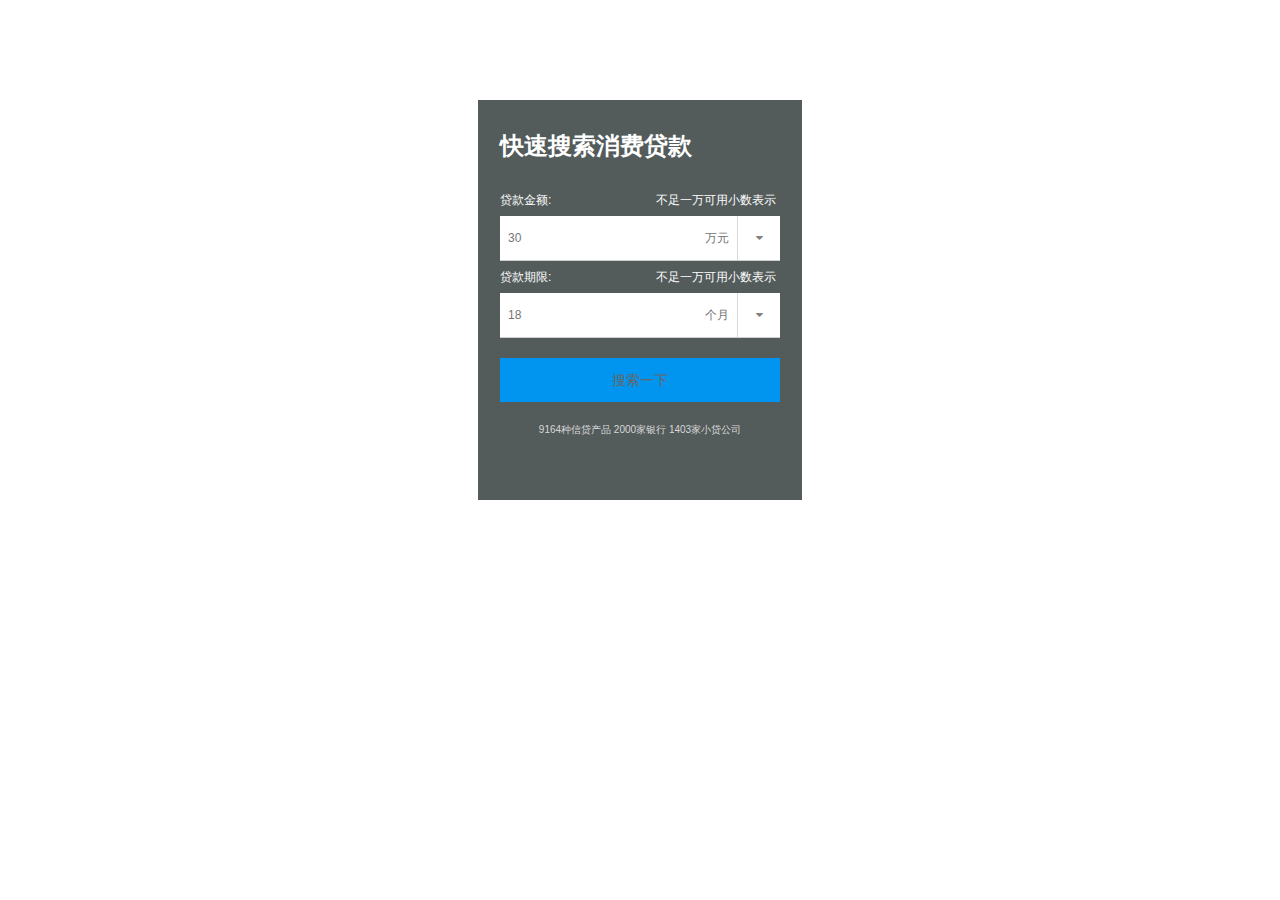
<file: good/index.html>
<!DOCTYPE html>
<html lang="en">
<head>
    <meta charset="UTF-8">
    <title>Title</title>
    <meta http-equiv="X-UA-Compatible" content="IE=edge,chrome=1"/>
    <meta name="viewport"
          content="width=device-width, initial-scale=1.0, minimum-scale=1.0, maximum-scale=1.0, user-scalable=no"/>
    <meta name="format-detection" content="telephone=no, email=no"/>
    <meta name="apple-mobile-web-app-capable" content="yes"/>
    <meta name="apple-mobile-web-app-status-bar-style" content="black"/>
    <link rel="stylesheet" href="css/font-awesome/css/font-awesome.min.css">
    <link rel="stylesheet" href="css/index.css">
    <link rel="stylesheet" href="css/base.css">
    <script src="js/jquery-3.1.1.js"></script>
    <script src="js/index.js"></script>

</head>
<body>
<div class="box">
    <h1>快速搜索消费贷款</h1>
    <ul class="clearFix">
        <li class="clearFix">
            <p class="clearFix"><span>贷款金额:</span><span>不足一万可用小数表示</span></p>
            <div class="clearFix input">
                <div class="clearFix">
                    <span id="change">30</span>
                    <span>万元</span>
                </div>
                <div id="down1">
                    <span class="fa fa-caret-down" id="icon"></span>
                </div>

            </div>
            <div class="select" id="select1">
                <ul>
                    <li><span>5</span>万元</li>
                    <li><span>10</span>万元</li>
                    <li><span>15</span>万元</li>
                    <li><span>20</span>万元</li>
                    <li><span>25</span>万元</li>
                    <li><span>30</span>万元</li>
                </ul>
            </div>
        </li>
        <li class="clearFix">
            <p class="clearFix"><span>贷款期限:</span><span>不足一万可用小数表示</span></p>
            <div class="clearFix input">
                <div class="clearFix">
                    <span id="change2">18</span>
                    <span id="change3">个月</span>
                </div>
                <div id="down2">
                    <span class="fa fa-caret-down" id="icon1"></span>
                </div>
            </div>
            <div class="select" id="select2">
                <ul>
                    <li><span>6</span><i class="i">个月</i></li>
                    <li><span>1</span><i class="i">个年</i></li>
                    <li><span>18</span><i class="i">个月</i></li>
                    <li><span>2</span><i class="i">年</i></li>
                    <li><span>3</span><i class="i">年</i></li>
                    <li><span>5</span><i class="i">年</i></li>
                    <li><span>10</span><i class="i">年</i></li>
                </ul>
            </div>
        </li>
        <li class="btn">
            <div><a href="#">搜索一下</a></div>
        </li>
        <li><span>9164种信贷产品 2000家银行 1403家小贷公司</span></li>
    </ul>


</div>


</body>
</html>
</file>
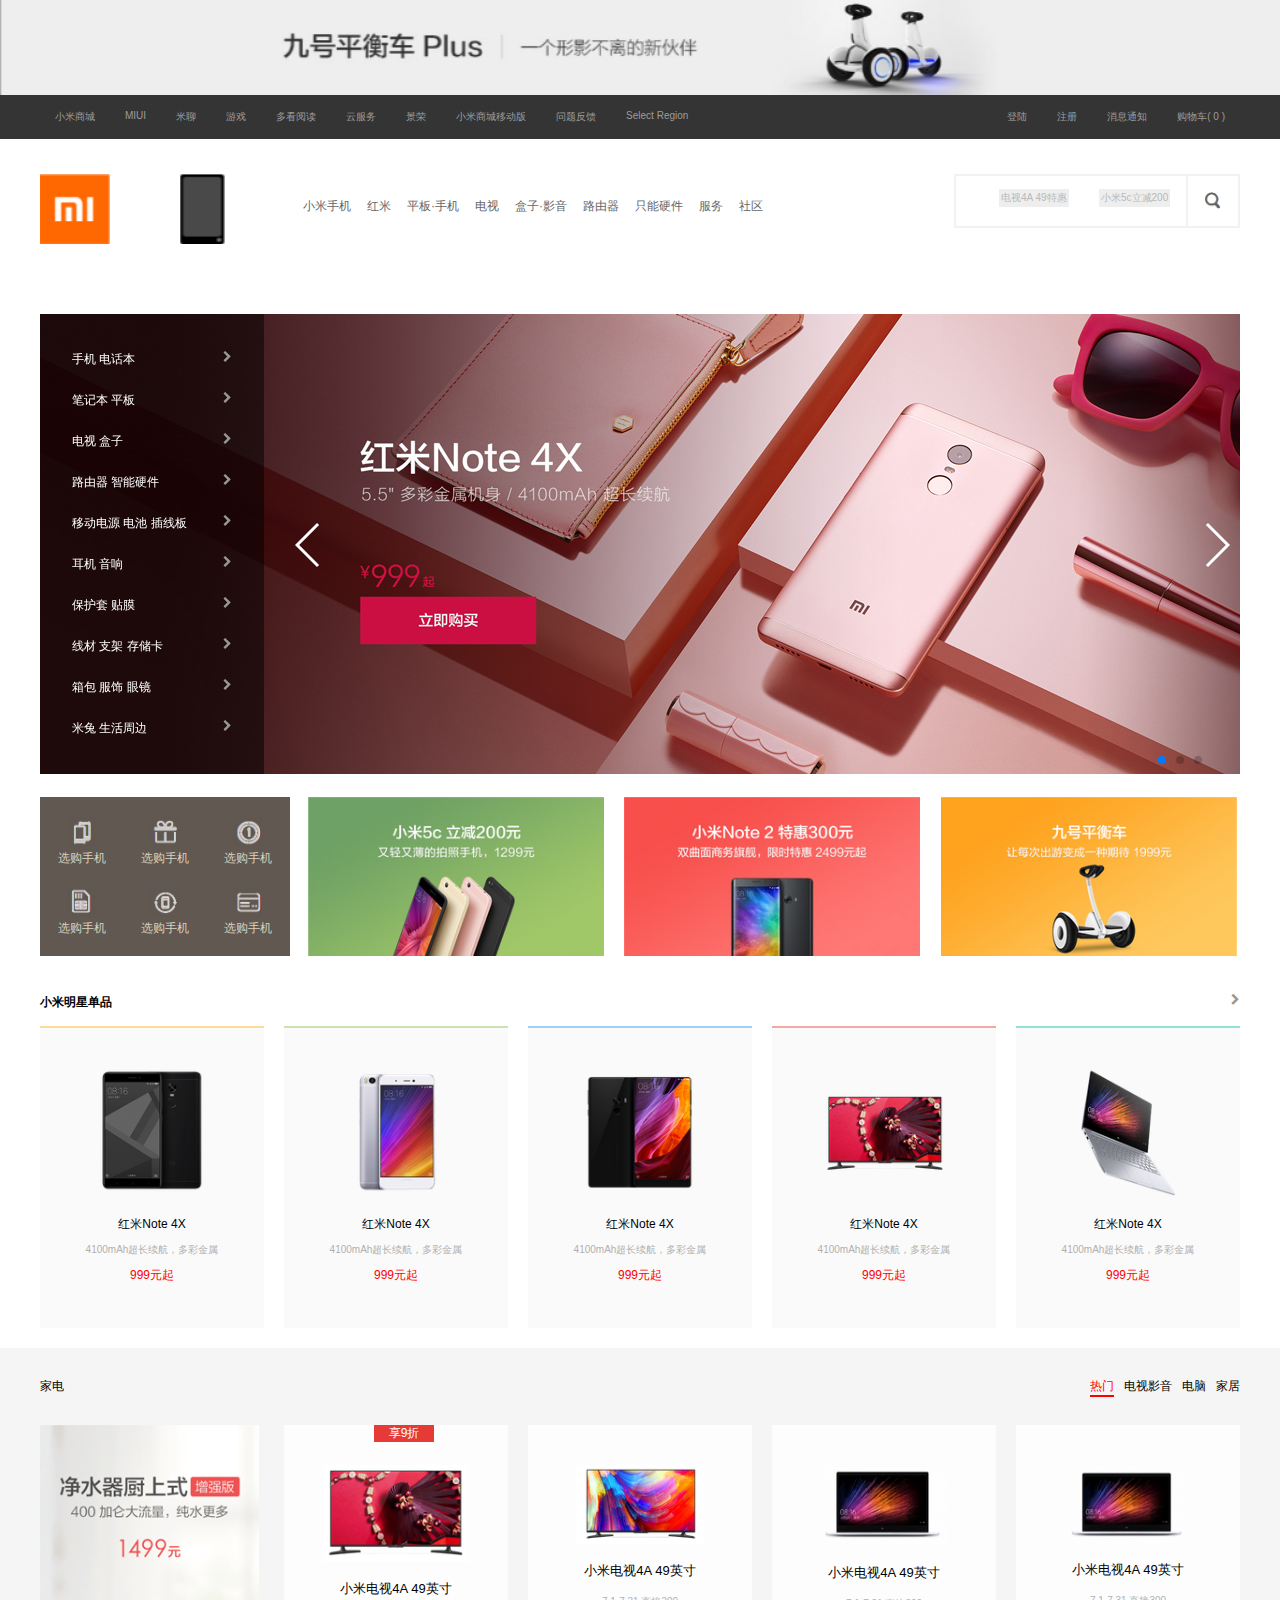
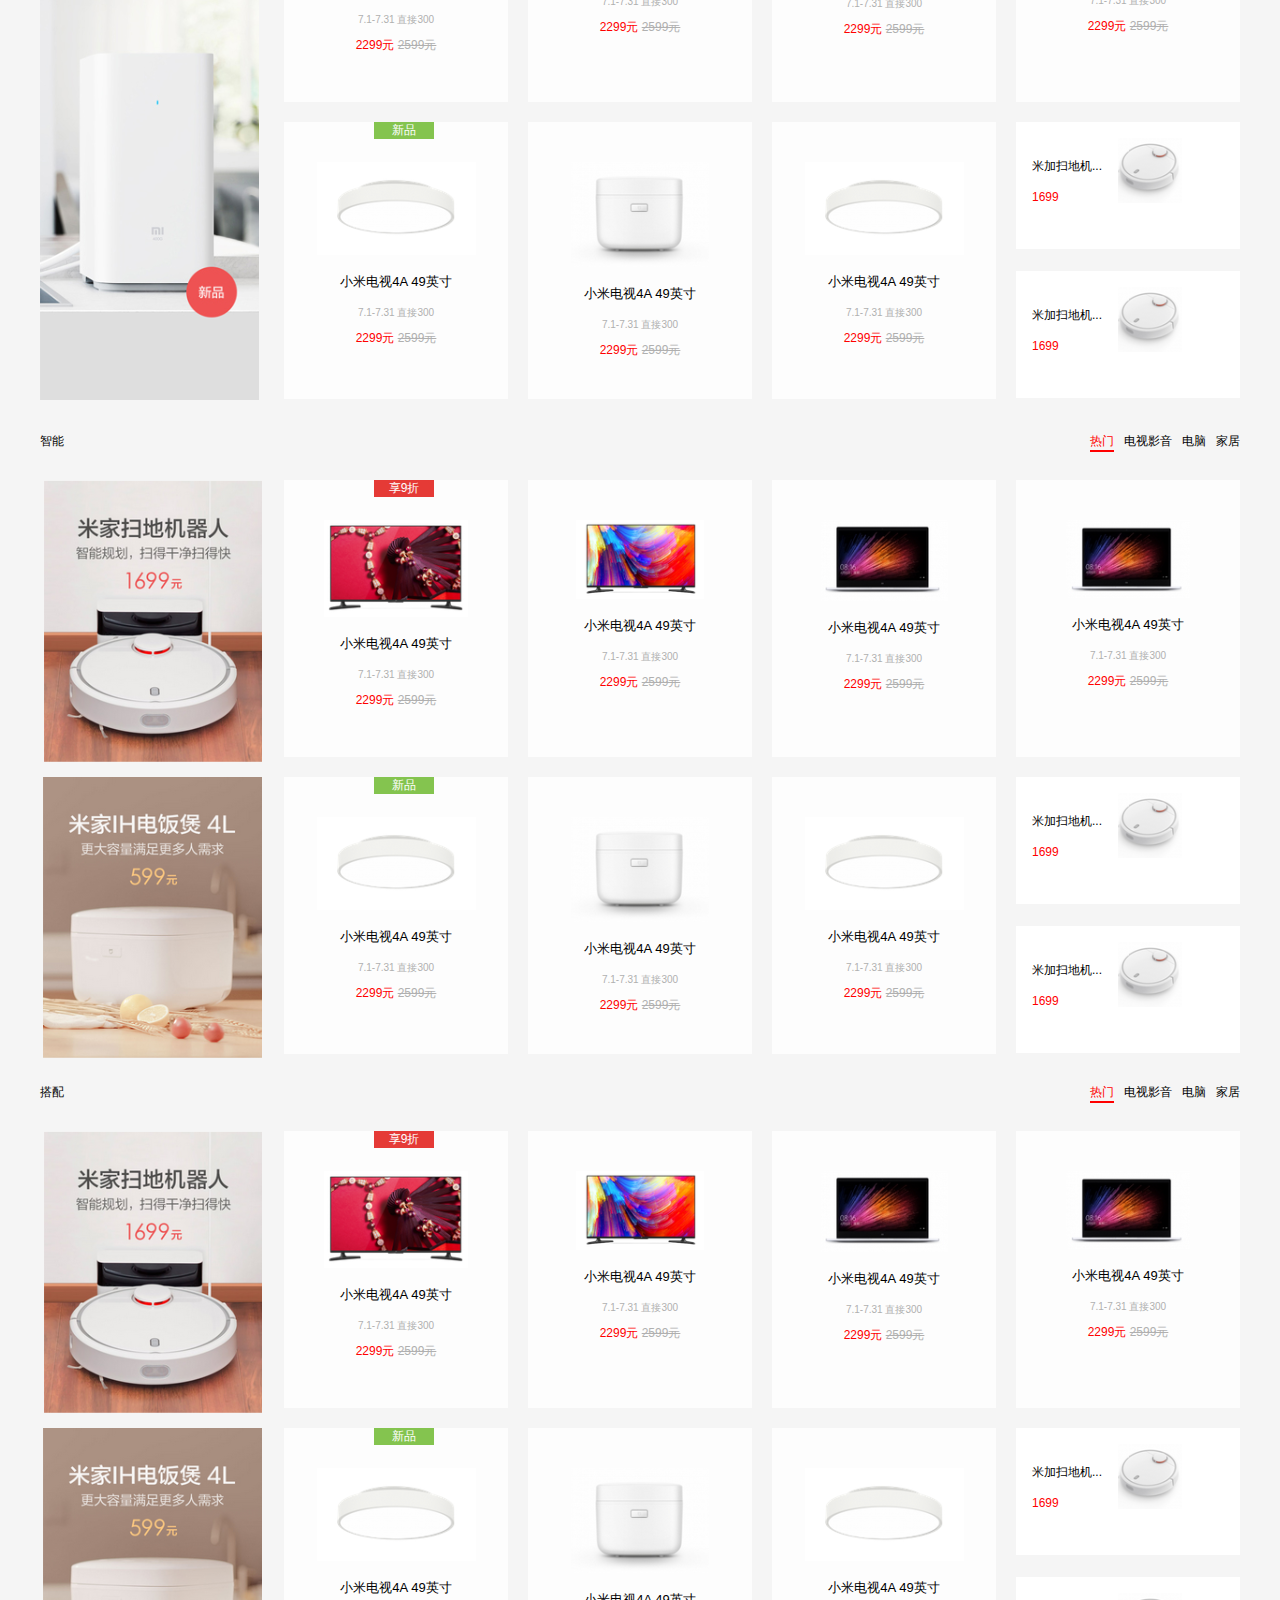
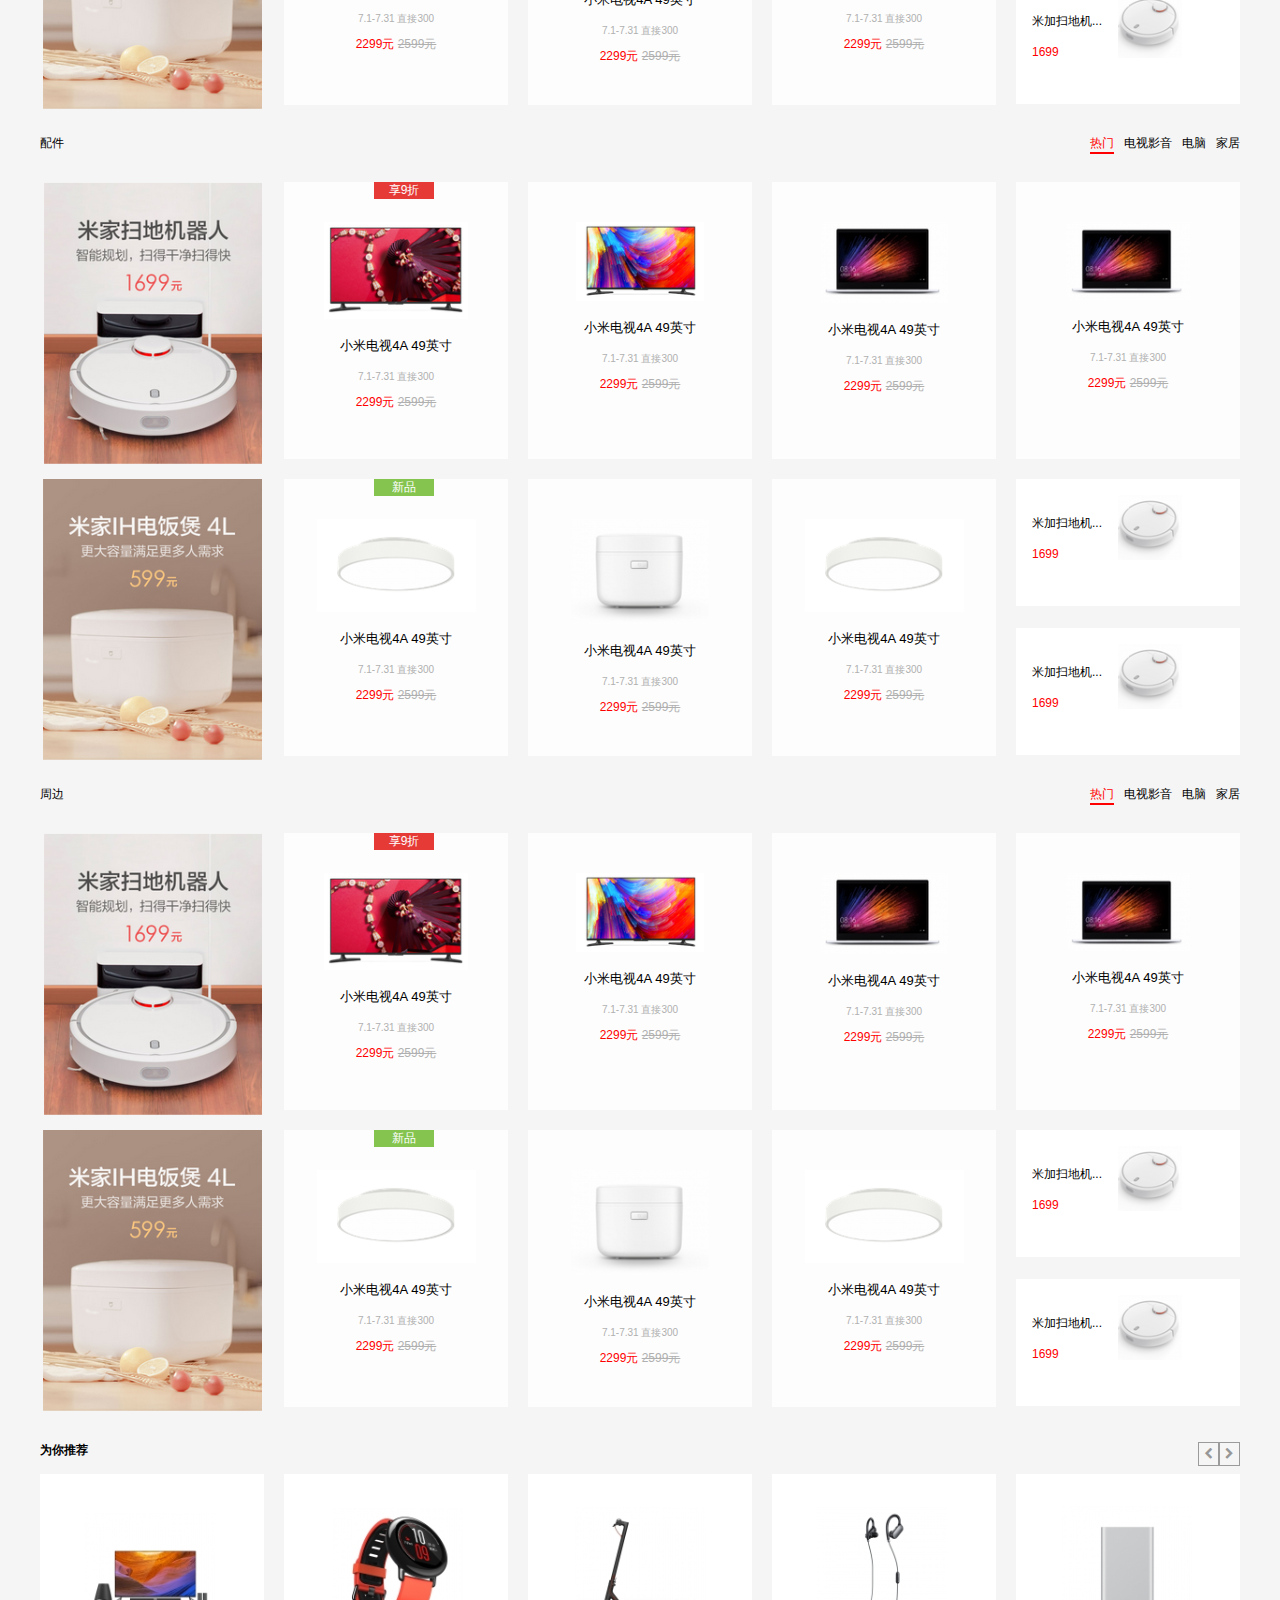
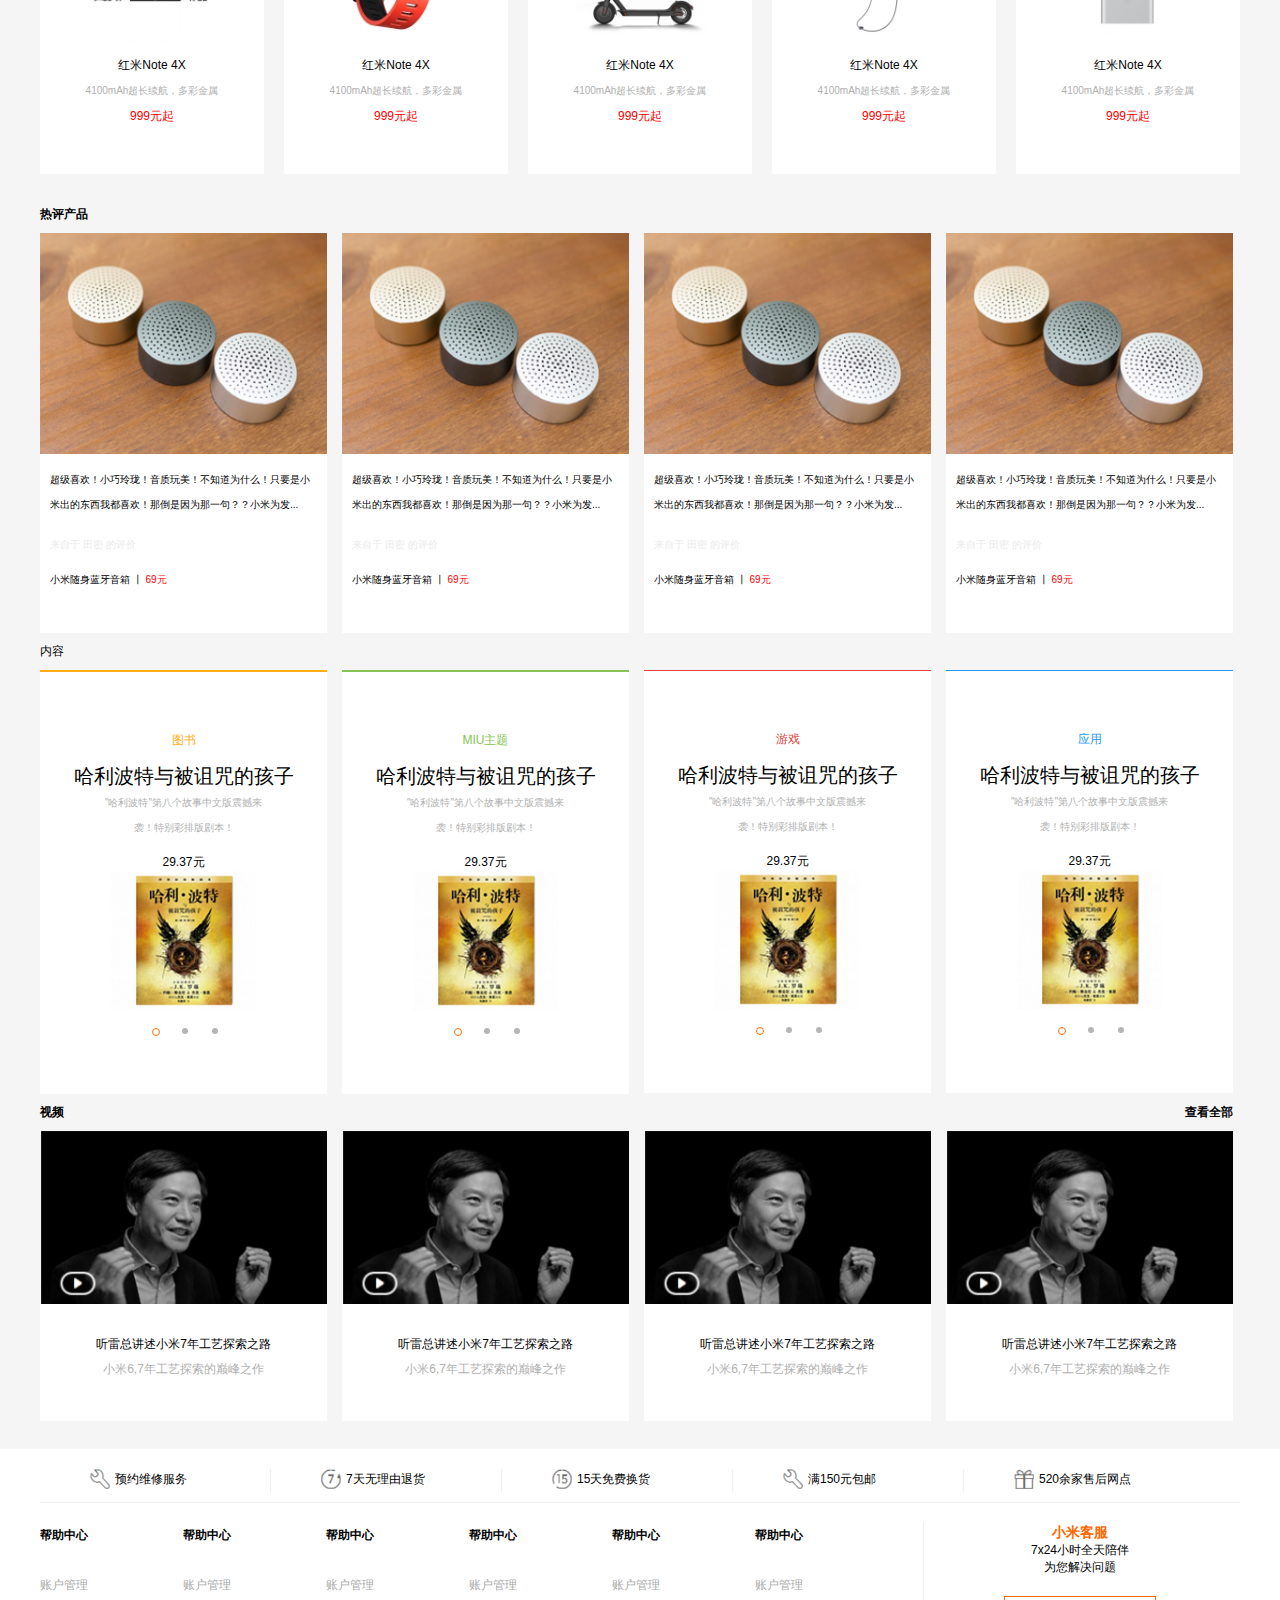
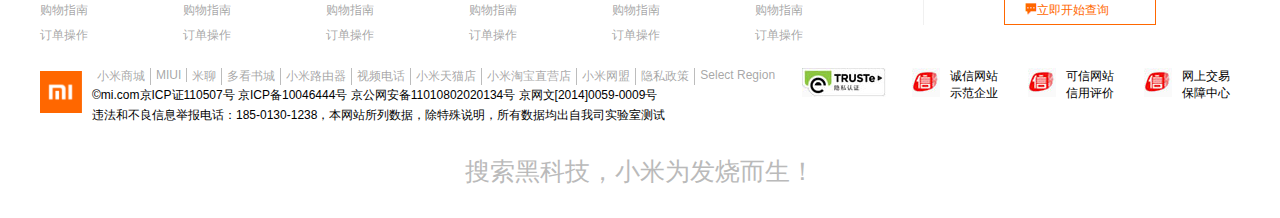
<file: mi/index.html>
<!DOCTYPE html>
<html lang="en">
<head>
    <meta charset="UTF-8">
    <title>Title</title>
    <meta http-equiv="X-UA-Compatible" content="IE=edge,chrome=1"/>
    <meta name="viewport"
          content="width=device-width, initial-scale=1.0, minimum-scale=1.0, maximum-scale=1.0, user-scalable=no"/>
    <meta name="format-detection" content="telephone=no, email=no"/>
    <meta name="apple-mobile-web-app-capable" content="yes"/>
    <meta name="apple-mobile-web-app-status-bar-style" content="black"/>
    <link rel="stylesheet" href="css/me.css">
    <link rel="stylesheet" href='js/swiper-3.4.2.min.css'>
    <script src="js/swiper-3.4.2.min.js"></script>
    <link rel="stylesheet" href="js/font-awesome/css/font-awesome.min.css">
    <link rel="stylesheet" href="css/base.css">
    <script src="js/jquery-3.1.1.js"></script>
    <script src="js/me.js"></script>

</head>
<body>

<a href="#" class="advert">
    <img src="img/tpos.png" alt="">
</a>
<nav class="nav_top clearFix">
    <div class="box clearFix">
        <ul>
            <li><a href="#">小米商城</a></li>
            <li><a href="#">MIUI</a></li>
            <li><a href="#">米聊</a></li>
            <li><a href="#">游戏</a></li>
            <li><a href="#">多看阅读</a></li>
            <li><a href="#">云服务</a></li>
            <li><a href="#">景荣</a></li>
            <li><a href="#">小米商城移动版</a></li>
            <li><a href="#">问题反馈</a></li>
            <li><a href="#">Select Region</a></li>
        </ul>
        <ul>
            <li><a href="#">登陆</a></li>
            <li><a href="#">注册</a></li>
            <li><a href="#">消息通知</a></li>
            <li id="car">购物车( 0 )
                <div class="car">购物车中还没有商品，赶紧选购吧</div>
            </li>
        </ul>
    </div>
</nav>
<div class="box clearFix two">
    <h1 class="clearFix">
        <img src="img/logo1.png" alt="">
    </h1>
    <div class="clearFix">
        <img src="img/phon1.png" alt="">
    </div>

    <nav class="box_position clearFix" id="box_position">
        <ul class="nav_ul" id="nav_ul">
            <li>
                <a href="#">小米手机</a>
            </li>
            <li>
                <a href="#">红米</a>
            </li>
            <li>
                <a href="#">平板·手机</a>
            </li>
            <li>
                <a href="#">电视</a>
            </li>
            <li>
                <a href="#">盒子·影音</a>
            </li>
            <li>
                <a href="#">路由器</a>
            </li>
            <li>
                <a href="#">只能硬件</a>
            </li>
            <li>
                <a href="#">服务</a>
            </li>
            <li>
                <a href="#">社区</a>
            </li>
        </ul>
        <div class="search clearFix">
            <input type="text" class="clearFix">
            <span>电视4A 49特惠</span>
            <span>小米5c立减200</span>
            <div></div>
        </div>
        <div class="bottom_ul clearFix" id="list_ul">
            <ul class="list_ul clearFix">
                <li><img src="img/toubu.png" alt=""></li>
                <li><img src="img/toubu.png" alt=""></li>
                <li><img src="img/toubu.png" alt=""></li>
            </ul>
            <ul class="list_ul clearFix">
                <li><img src="img/toubu2.jpg" alt=""></li>
                <li><img src="img/toubu2.jpg" alt=""></li>
                <li><img src="img/toubu2.jpg" alt=""></li>
            </ul>
            <ul class="list_ul clearFix">
                <li><img src="img/toubu3.jpg" alt=""></li>
                <li><img src="img/toubu3.jpg" alt=""></li>
                <li><img src="img/toubu3.jpg" alt=""></li>
            </ul>
            <ul class="list_ul clearFix">
                <li><img src="img/toubu.png" alt=""></li>
                <li><img src="img/toubu.png" alt=""></li>
                <li><img src="img/toubu.png" alt=""></li>
            </ul>
            <ul class="list_ul clearFix">
                <li><img src="img/toubu2.jpg" alt=""></li>
                <li><img src="img/toubu2.jpg" alt=""></li>
                <li><img src="img/toubu2.jpg" alt=""></li>
            </ul>
            <ul class="list_ul clearFix">
                <li><img src="img/toubu3.jpg" alt=""></li>
                <li><img src="img/toubu3.jpg" alt=""></li>
                <li><img src="img/toubu3.jpg" alt=""></li>
            </ul>
            <ul class="list_ul clearFix">
                <li><img src="img/toubu.png" alt=""></li>
                <li><img src="img/toubu.png" alt=""></li>
                <li><img src="img/toubu.png" alt=""></li>
            </ul>
            <ul class="list_ul clearFix">
                <li><img src="img/toubu2.jpg" alt=""></li>
                <li><img src="img/toubu2.jpg" alt=""></li>
                <li><img src="img/toubu2.jpg" alt=""></li>
            </ul>
            <ul class="list_ul clearFix">
                <li><img src="img/toubu3.jpg" alt=""></li>
                <li><img src="img/toubu3.jpg" alt=""></li>
                <li><img src="img/toubu3.jpg" alt=""></li>
            </ul>

        </div>
    </nav>



</div>
<div class="banner">
    <ul class="left" id="left">
        <li style="margin: 0;">
            手机 电话本 <a href="#" class="fa fa-chevron-right" style="color: #979798"></a>
            <div>手机 电话本手机 电话本手机 电话本手机 电话本手机 电话本手机 电话本手机 电话本</div>
        </li>
        <li>
            笔记本 平板 <a href="#" class="fa fa-chevron-right" style="color: #979798"></a>
            <div>笔记本 平板笔记本 平板笔记本 平板笔记本 平板笔记本 平板笔记本 平板笔记本 平板</div>
        </li>
        <li>
            电视 盒子 <a href="#" class="fa fa-chevron-right" style="color: #979798"></a>
            <div>电视 盒子电视 盒子电视 盒子电视 盒子电视 盒子电视 盒子电视 盒子</div>
        </li>
        <li>
            路由器 智能硬件 <a href="#" class="fa fa-chevron-right" style="color: #979798"></a>
            <div>路由器 智能硬件路由器 智能硬件路由器 智能硬件路由器 智能硬件路由器 智能硬件路由器 智能硬件</div>
        </li>
        <li>
            移动电源 电池 插线板 <a href="#" class="fa fa-chevron-right" style="color: #979798"></a>
            <div>移动电源 电池 插线板移动电源 电池 插线板移动电源 电池 插线板移动电源 电池 插线板</div>
        </li>
        <li>
            耳机 音响 <a href="#" class="fa fa-chevron-right" style="color: #979798"></a>
            <div>耳机 音响耳机 音响耳机 音响耳机 音响</div>
        </li>
        <li>
            保护套 贴膜 <a href="#" class="fa fa-chevron-right" style="color: #979798"></a>
            <div>保护套 贴膜保护套 贴膜保护套 贴膜保护套 贴膜</div>
        </li>
        <li>
            线材 支架 存储卡 <a href="#" class="fa fa-chevron-right" style="color: #979798"></a>
            <div>线材 支架 存储卡线材 支架 存储卡线材 支架 存储卡线材 支架 存储卡</div>
        </li>
        <li>
            箱包 服饰 眼镜 <a href="#" class="fa fa-chevron-right" style="color: #979798"></a>
            <div>箱包 服饰 眼镜箱包 服饰 眼镜箱包 服饰 眼镜箱包 服饰 眼镜</div>
        </li>
        <li>
            米兔 生活周边 <a href="#" class="fa fa-chevron-right" style="color: #979798"></a>
            <div>米兔 生活周边米兔 生活周边米兔 生活周边米兔 生活周边</div>
        </li>
    </ul>
    <div class="swiper-container">
        <div class="swiper-wrapper">
            <div class="swiper-slide"><img src="img/banner%20(1).jpg"></div>
            <div class="swiper-slide"><img src="img/banner%20(2).jpg"></div>
            <div class="swiper-slide"><img src="img/banner%20(3).jpg"></div>
        </div>
        <div class="swiper-pagination"></div>
        <div class="swiper-button-prev swiper-button-white"></div>
        <div class="swiper-button-next swiper-button-white"></div>
    </div>

</div>
<div class="fore clearFix">
    <ul>
        <li>
            <div><img src="img/tubiao1.png" alt=""></div>
            <p>选购手机</p>
        </li>
        <li>
            <div><img src="img/tubiao2.png" alt=""></div>
            <p>选购手机</p>
        </li>
        <li>
            <div><img src="img/tubiao3.png" alt=""></div>
            <p>选购手机</p>
        </li>
        <li>
            <div><img src="img/tubiao4.png" alt=""></div>
            <p>选购手机</p>
        </li>
        <li>

            <div><img src="img/tubiao5.png" alt=""></div>
            <p>选购手机</p>
        </li>
        <li>
            <div><img src="img/tubiao6.png" alt=""></div>
            <p>选购手机</p>
        </li>

    </ul>
    <img src="img/photo1.png" alt="">
    <img src="img/photo2.png" alt="">
    <img src="img/photo3.png" alt="">

</div>
<div class="single clearFix">
    <h4 style="padding: 15px 0">
        <span>小米明星单品</span>
        <span class="fa fa-chevron-right" style="color: #979798" id="right1"></span>
    </h4>
    <div id="carousel1" class="clearFix carousel">
        <ul class="carouse_ul clearFix">
            <li style="border-top: 2px solid #FFDA97;">
                <div>
                    <img src="img/danpin1.png" alt="">
                </div>

                <p style="font-size: 12px;">红米Note 4X</p>
                <p style="font-size: 10px;color: #b0b0b0;">4100mAh超长续航，多彩金属</p>

                <p style="color: red">999元起</p>
            </li>
            <li style="border-top: 2px solid #C8E5B1;">
                <div>
                    <img src="img/danpin2.png" alt="">
                </div>
                <p style="font-size: 12px;">红米Note 4X</p>
                <p style="font-size: 10px;color: #b0b0b0;">4100mAh超长续航，多彩金属</p>

                <p style="color: red">999元起</p>
            </li>
            <li style="border-top: 2px solid #9DD1FA;">
                <div>
                    <img src="img/danpin3.png" alt="">
                </div>

                <p style="font-size: 12px;">红米Note 4X</p>
                <p style="font-size: 10px;color: #b0b0b0;">4100mAh超长续航，多彩金属</p>

                <p style="color: red">999元起</p>
            </li>
            <li style="border-top: 2px solid #F4A8A6;">
                <div>
                    <img src="img/danpin4.png" alt="">
                </div>

                <p style="font-size: 12px;">红米Note 4X</p>
                <p style="font-size: 10px;color: #b0b0b0;">4100mAh超长续航，多彩金属</p>

                <p style="color: red">999元起</p>
            </li>
            <li style="border-top: 2px solid #8FE3D7;">
                <div>
                    <img src="img/danpin5.png" alt="">
                </div>

                <p style="font-size: 12px;">红米Note 4X</p>
                <p style="font-size: 10px;color: #b0b0b0;">4100mAh超长续航，多彩金属</p>

                <p style="color: red">999元起</p>
            </li><li style="border-top: 2px solid #F4A8A6;">
                <div>
                    <img src="img/danpin4.png" alt="">
                </div>

                <p style="font-size: 12px;">红米Note 4X</p>
                <p style="font-size: 10px;color: #b0b0b0;">4100mAh超长续航，多彩金属</p>

                <p style="color: red">999元起</p>
            </li>
            <li style="border-top: 2px solid #8FE3D7;">
                <div>
                    <img src="img/danpin5.png" alt="">
                </div>

                <p style="font-size: 12px;">红米Note 4X</p>
                <p style="font-size: 10px;color: #b0b0b0;">4100mAh超长续航，多彩金属</p>

                <p style="color: red">999元起</p>
            </li>
            <li style="border-top: 2px solid #FFDA97;">
                <div>
                    <img src="img/danpin1.png" alt="">
                </div>

                <p style="font-size: 12px;">红米Note 4X</p>
                <p style="font-size: 10px;color: #b0b0b0;">4100mAh超长续航，多彩金属</p>

                <p style="color: red">999元起</p>
            </li>
            <li style="border-top: 2px solid #C8E5B1;">
                <div>
                    <img src="img/danpin2.png" alt="">
                </div>
                <p style="font-size: 12px;">红米Note 4X</p>
                <p style="font-size: 10px;color: #b0b0b0;">4100mAh超长续航，多彩金属</p>

                <p style="color: red">999元起</p>
            </li>
            <li style="border-top: 2px solid #9DD1FA;">
                <div>
                    <img src="img/danpin3.png" alt="">
                </div>

                <p style="font-size: 12px;">红米Note 4X</p>
                <p style="font-size: 10px;color: #b0b0b0;">4100mAh超长续航，多彩金属</p>

                <p style="color: red">999元起</p>
            </li>
            <li style="border-top: 2px solid #F4A8A6;">
                <div>
                    <img src="img/danpin4.png" alt="">
                </div>

                <p style="font-size: 12px;">红米Note 4X</p>
                <p style="font-size: 10px;color: #b0b0b0;">4100mAh超长续航，多彩金属</p>

                <p style="color: red">999元起</p>
            </li>
            <li style="margin:0;border-top: 2px solid #8FE3D7;">
                <div>
                    <img src="img/danpin5.png" alt="">
                </div>

                <p style="font-size: 12px;">红米Note 4X</p>
                <p style="font-size: 10px;color: #b0b0b0;">4100mAh超长续航，多彩金属</p>

                <p style="color: red">999元起</p>
            </li>

        </ul>
    </div>
</div>
<div class="block clearFix" style="background-color: #f5f5f5;">
    <div class="box">

        <div class="title">
            <span>家电</span>
            <ul>
                <li style="color: red;border-bottom:2px solid red ;">热门</li>
                <li>电视影音</li>
                <li>电脑</li>
                <li>家居</li>
            </ul>
        </div>
        <div class="top clearFix">
            <div style="float: left">
                <img src="img/jiadian1.png" alt="">
            </div>
            <div style="float: right" class="sR clearFix">
                <ul class="clearFix shadow">
                    <li style="position: relative">
                        <div class="span">享9折</div>

                        <div class="img">
                            <img src="img/jiadian2.png" alt="">
                        </div>
                        <p style="font-size: 13px;">小米电视4A 49英寸</p>
                        <p style="font-size: 10px;color: #b0b0b0">7.1-7.31 直接300</p>
                        <p style="margin-top: 10px"><span style="color: red">2299元</span>
                            <del style="color: #b0b0b0">2599元</del>
                        </p>
                    </li>
                    <li>
                        <div class="img">
                            <img src="img/jiadian3.png" alt="">
                        </div>
                        <p style="font-size: 13px;">小米电视4A 49英寸</p>
                        <p style="font-size: 10px;color: #b0b0b0">7.1-7.31 直接300</p>
                        <p style="margin-top: 10px"><span style="color: red">2299元</span>
                            <del style="color: #b0b0b0">2599元</del>
                        </p>
                    </li>
                    <li>
                        <div class="img">
                            <img src="img/jiadian4.png" alt="">
                        </div>
                        <p style="font-size: 13px;">小米电视4A 49英寸</p>
                        <p style="font-size: 10px;color: #b0b0b0">7.1-7.31 直接300</p>
                        <p style="margin-top: 10px"><span style="color: red">2299元</span>
                            <del style="color: #b0b0b0">2599元</del>
                        </p>
                    </li>
                    <li style="margin: 0;">
                        <div class="img">
                            <img src="img/jiadian5.png" alt="">
                        </div>
                        <p style="font-size: 13px;">小米电视4A 49英寸</p>
                        <p style="font-size: 10px;color: #b0b0b0">7.1-7.31 直接300</p>
                        <p style="margin-top: 10px"><span style="color: red">2299元</span>
                            <del style="color: #b0b0b0">2599元</del>
                        </p>
                    </li>
                </ul>
                <ul style="padding-top:20px" class="shadow">
                    <li style="position:relative ">
                        <div class="span" style="background-color: #84c44f;">新品</div>
                        <div class="img">
                            <img src="img/jiadian8.png" alt="">
                        </div>
                        <p style="font-size: 13px;">小米电视4A 49英寸</p>
                        <p style="font-size: 10px;color: #b0b0b0">7.1-7.31 直接300</p>
                        <p style="margin-top: 10px"><span style="color: red">2299元</span>
                            <del style="color: #b0b0b0">2599元</del>
                        </p>
                    </li>
                    <li>
                        <div class="img">
                            <img src="img/jiadian7.png" alt="">
                        </div>
                        <p style="font-size: 13px;">小米电视4A 49英寸</p>
                        <p style="font-size: 10px;color: #b0b0b0">7.1-7.31 直接300</p>
                        <p style="margin-top: 10px"><span style="color: red">2299元</span>
                            <del style="color: #b0b0b0">2599元</del>
                        </p>
                    </li>
                    <li>
                        <div class="img">
                            <img src="img/jiadian8.png" alt="">
                        </div>
                        <p style="font-size: 13px;">小米电视4A 49英寸</p>
                        <p style="font-size: 10px;color: #b0b0b0">7.1-7.31 直接300</p>
                        <p style="margin-top: 10px"><span style="color: red">2299元</span>
                            <del style="color: #b0b0b0">2599元</del>
                        </p>
                    </li>
                    <li class="small" style="background-color: #F5F5F5;margin: 0;">
                        <div>
                            <div>
                                <p style="margin-top: 20px">米加扫地机...</p>
                                <p style="text-align: left;color: red">1699</p>
                            </div>

                            <div>
                                <img src="img/jiadian9.png">
                            </div>
                        </div>
                        <div style="margin-top: 22px">
                            <div>
                                <p style="margin-top: 20px">米加扫地机...</p>
                                <p style="text-align: left;color: red">1699</p>
                            </div>

                            <div>
                                <img src="img/jiadian9.png">
                            </div>
                        </div>


                    </li>
                </ul>
            </div>
        </div>

        <div class="title">
            <span>智能</span>
            <ul>
                <li style="color: red;border-bottom:2px solid red ;">热门</li>
                <li>电视影音</li>
                <li>电脑</li>
                <li>家居</li>
            </ul>
        </div>
        <div class="top clearFix">
            <div class="sR clearFix" style="width: 1200px">
                <ul class="clearFix shadow">
                    <li class="left">
                        <img src="img/zhineng1.png" alt="">
                    </li>
                    <li style="position: relative">
                        <div class="span">享9折</div>

                        <div class="img">
                            <img src="img/jiadian2.png" alt="">
                        </div>
                        <p style="font-size: 13px;">小米电视4A 49英寸</p>
                        <p style="font-size: 10px;color: #b0b0b0">7.1-7.31 直接300</p>
                        <p style="margin-top: 10px"><span style="color: red">2299元</span>
                            <del style="color: #b0b0b0">2599元</del>
                        </p>
                    </li>

                    <li>
                        <div class="img">
                            <img src="img/jiadian3.png" alt="">
                        </div>
                        <p style="font-size: 13px;">小米电视4A 49英寸</p>
                        <p style="font-size: 10px;color: #b0b0b0">7.1-7.31 直接300</p>
                        <p style="margin-top: 10px"><span style="color: red">2299元</span>
                            <del style="color: #b0b0b0">2599元</del>
                        </p>
                    </li>
                    <li>
                        <div class="img">
                            <img src="img/jiadian4.png" alt="">
                        </div>
                        <p style="font-size: 13px;">小米电视4A 49英寸</p>
                        <p style="font-size: 10px;color: #b0b0b0">7.1-7.31 直接300</p>
                        <p style="margin-top: 10px"><span style="color: red">2299元</span>
                            <del style="color: #b0b0b0">2599元</del>
                        </p>
                    </li>
                    <li style="margin: 0;">
                        <div class="img">
                            <img src="img/jiadian5.png" alt="">
                        </div>
                        <p style="font-size: 13px;">小米电视4A 49英寸</p>
                        <p style="font-size: 10px;color: #b0b0b0">7.1-7.31 直接300</p>
                        <p style="margin-top: 10px"><span style="color: red">2299元</span>
                            <del style="color: #b0b0b0">2599元</del>
                        </p>
                    </li>
                </ul>
                <ul style="padding-top:20px"  class="shadow">
                    <li class="left">
                        <img src="img/zhineng2.png" alt="">
                    </li>
                    <li style="position:relative ">
                        <div class="span" style="background-color: #84c44f;">新品</div>
                        <div class="img">
                            <img src="img/jiadian8.png" alt="">
                        </div>
                        <p style="font-size: 13px;">小米电视4A 49英寸</p>
                        <p style="font-size: 10px;color: #b0b0b0">7.1-7.31 直接300</p>
                        <p style="margin-top: 10px"><span style="color: red">2299元</span>
                            <del style="color: #b0b0b0">2599元</del>
                        </p>
                    </li>
                    <li>
                        <div class="img">
                            <img src="img/jiadian7.png" alt="">
                        </div>
                        <p style="font-size: 13px;">小米电视4A 49英寸</p>
                        <p style="font-size: 10px;color: #b0b0b0">7.1-7.31 直接300</p>
                        <p style="margin-top: 10px"><span style="color: red">2299元</span>
                            <del style="color: #b0b0b0">2599元</del>
                        </p>
                    </li>
                    <li>
                        <div class="img">
                            <img src="img/jiadian8.png" alt="">
                        </div>
                        <p style="font-size: 13px;">小米电视4A 49英寸</p>
                        <p style="font-size: 10px;color: #b0b0b0">7.1-7.31 直接300</p>
                        <p style="margin-top: 10px"><span style="color: red">2299元</span>
                            <del style="color: #b0b0b0">2599元</del>
                        </p>
                    </li>
                    <li class="small" style="background-color: #F5F5F5;margin: 0;">
                        <div>
                            <div>
                                <p style="margin-top: 20px">米加扫地机...</p>
                                <p style="text-align: left;color: red">1699</p>
                            </div>

                            <div>
                                <img src="img/jiadian9.png">
                            </div>
                        </div>
                        <div style="margin-top: 22px">
                            <div>
                                <p style="margin-top: 20px">米加扫地机...</p>
                                <p style="text-align: left;color: red">1699</p>
                            </div>

                            <div>
                                <img src="img/jiadian9.png">
                            </div>
                        </div>


                    </li>
                </ul>
            </div>
        </div>

        <div class="title">
            <span>搭配</span>
            <ul>
                <li style="color: red;border-bottom:2px solid red ;">热门</li>
                <li>电视影音</li>
                <li>电脑</li>
                <li>家居</li>
            </ul>
        </div>
        <div class="top clearFix">
            <div class="sR clearFix" style="width: 1200px">
                <ul class="clearFix shadow">
                    <li class="left">
                        <img src="img/zhineng1.png" alt="">
                    </li>
                    <li style="position: relative">
                        <div class="span">享9折</div>

                        <div class="img">
                            <img src="img/jiadian2.png" alt="">
                        </div>
                        <p style="font-size: 13px;">小米电视4A 49英寸</p>
                        <p style="font-size: 10px;color: #b0b0b0">7.1-7.31 直接300</p>
                        <p style="margin-top: 10px"><span style="color: red">2299元</span>
                            <del style="color: #b0b0b0">2599元</del>
                        </p>
                    </li>

                    <li>
                        <div class="img">
                            <img src="img/jiadian3.png" alt="">
                        </div>
                        <p style="font-size: 13px;">小米电视4A 49英寸</p>
                        <p style="font-size: 10px;color: #b0b0b0">7.1-7.31 直接300</p>
                        <p style="margin-top: 10px"><span style="color: red">2299元</span>
                            <del style="color: #b0b0b0">2599元</del>
                        </p>
                    </li>
                    <li>
                        <div class="img">
                            <img src="img/jiadian4.png" alt="">
                        </div>
                        <p style="font-size: 13px;">小米电视4A 49英寸</p>
                        <p style="font-size: 10px;color: #b0b0b0">7.1-7.31 直接300</p>
                        <p style="margin-top: 10px"><span style="color: red">2299元</span>
                            <del style="color: #b0b0b0">2599元</del>
                        </p>
                    </li>
                    <li style="margin: 0;">
                        <div class="img">
                            <img src="img/jiadian5.png" alt="">
                        </div>
                        <p style="font-size: 13px;">小米电视4A 49英寸</p>
                        <p style="font-size: 10px;color: #b0b0b0">7.1-7.31 直接300</p>
                        <p style="margin-top: 10px"><span style="color: red">2299元</span>
                            <del style="color: #b0b0b0">2599元</del>
                        </p>
                    </li>
                </ul>
                <ul style="padding-top:20px" class="shadow">
                    <li class="left">
                        <img src="img/zhineng2.png" alt="">
                    </li>
                    <li style="position:relative ">
                        <div class="span" style="background-color: #84c44f;">新品</div>
                        <div class="img">
                            <img src="img/jiadian8.png" alt="">
                        </div>
                        <p style="font-size: 13px;">小米电视4A 49英寸</p>
                        <p style="font-size: 10px;color: #b0b0b0">7.1-7.31 直接300</p>
                        <p style="margin-top: 10px"><span style="color: red">2299元</span>
                            <del style="color: #b0b0b0">2599元</del>
                        </p>
                    </li>
                    <li>
                        <div class="img">
                            <img src="img/jiadian7.png" alt="">
                        </div>
                        <p style="font-size: 13px;">小米电视4A 49英寸</p>
                        <p style="font-size: 10px;color: #b0b0b0">7.1-7.31 直接300</p>
                        <p style="margin-top: 10px"><span style="color: red">2299元</span>
                            <del style="color: #b0b0b0">2599元</del>
                        </p>
                    </li>
                    <li>
                        <div class="img">
                            <img src="img/jiadian8.png" alt="">
                        </div>
                        <p style="font-size: 13px;">小米电视4A 49英寸</p>
                        <p style="font-size: 10px;color: #b0b0b0">7.1-7.31 直接300</p>
                        <p style="margin-top: 10px"><span style="color: red">2299元</span>
                            <del style="color: #b0b0b0">2599元</del>
                        </p>
                    </li>
                    <li class="small" style="background-color: #F5F5F5;margin: 0;">
                        <div>
                            <div>
                                <p style="margin-top: 20px">米加扫地机...</p>
                                <p style="text-align: left;color: red">1699</p>
                            </div>

                            <div>
                                <img src="img/jiadian9.png">
                            </div>
                        </div>
                        <div style="margin-top: 22px">
                            <div>
                                <p style="margin-top: 20px">米加扫地机...</p>
                                <p style="text-align: left;color: red">1699</p>
                            </div>

                            <div>
                                <img src="img/jiadian9.png">
                            </div>
                        </div>


                    </li>
                </ul>
            </div>
        </div>

        <div class="title">
            <span>配件</span>
            <ul>
                <li style="color: red;border-bottom:2px solid red ;">热门</li>
                <li>电视影音</li>
                <li>电脑</li>
                <li>家居</li>
            </ul>
        </div>
        <div class="top clearFix">
            <div class="sR clearFix" style="width: 1200px">
                <ul class="clearFix shodaw">
                    <li class="left">
                        <img src="img/zhineng1.png" alt="">
                    </li>
                    <li style="position: relative">
                        <div class="span">享9折</div>

                        <div class="img">
                            <img src="img/jiadian2.png" alt="">
                        </div>
                        <p style="font-size: 13px;">小米电视4A 49英寸</p>
                        <p style="font-size: 10px;color: #b0b0b0">7.1-7.31 直接300</p>
                        <p style="margin-top: 10px"><span style="color: red">2299元</span>
                            <del style="color: #b0b0b0">2599元</del>
                        </p>
                    </li>

                    <li>
                        <div class="img">
                            <img src="img/jiadian3.png" alt="">
                        </div>
                        <p style="font-size: 13px;">小米电视4A 49英寸</p>
                        <p style="font-size: 10px;color: #b0b0b0">7.1-7.31 直接300</p>
                        <p style="margin-top: 10px"><span style="color: red">2299元</span>
                            <del style="color: #b0b0b0">2599元</del>
                        </p>
                    </li>
                    <li>
                        <div class="img">
                            <img src="img/jiadian4.png" alt="">
                        </div>
                        <p style="font-size: 13px;">小米电视4A 49英寸</p>
                        <p style="font-size: 10px;color: #b0b0b0">7.1-7.31 直接300</p>
                        <p style="margin-top: 10px"><span style="color: red">2299元</span>
                            <del style="color: #b0b0b0">2599元</del>
                        </p>
                    </li>
                    <li style="margin: 0;">
                        <div class="img">
                            <img src="img/jiadian5.png" alt="">
                        </div>
                        <p style="font-size: 13px;">小米电视4A 49英寸</p>
                        <p style="font-size: 10px;color: #b0b0b0">7.1-7.31 直接300</p>
                        <p style="margin-top: 10px"><span style="color: red">2299元</span>
                            <del style="color: #b0b0b0">2599元</del>
                        </p>
                    </li>
                </ul>
                <ul style="padding-top:20px" class="shadow">
                    <li class="left">
                        <img src="img/zhineng2.png" alt="">
                    </li>
                    <li style="position:relative ">
                        <div class="span" style="background-color: #84c44f;">新品</div>
                        <div class="img">
                            <img src="img/jiadian8.png" alt="">
                        </div>
                        <p style="font-size: 13px;">小米电视4A 49英寸</p>
                        <p style="font-size: 10px;color: #b0b0b0">7.1-7.31 直接300</p>
                        <p style="margin-top: 10px"><span style="color: red">2299元</span>
                            <del style="color: #b0b0b0">2599元</del>
                        </p>
                    </li>
                    <li>
                        <div class="img">
                            <img src="img/jiadian7.png" alt="">
                        </div>
                        <p style="font-size: 13px;">小米电视4A 49英寸</p>
                        <p style="font-size: 10px;color: #b0b0b0">7.1-7.31 直接300</p>
                        <p style="margin-top: 10px"><span style="color: red">2299元</span>
                            <del style="color: #b0b0b0">2599元</del>
                        </p>
                    </li>
                    <li>
                        <div class="img">
                            <img src="img/jiadian8.png" alt="">
                        </div>
                        <p style="font-size: 13px;">小米电视4A 49英寸</p>
                        <p style="font-size: 10px;color: #b0b0b0">7.1-7.31 直接300</p>
                        <p style="margin-top: 10px"><span style="color: red">2299元</span>
                            <del style="color: #b0b0b0">2599元</del>
                        </p>
                    </li>
                    <li class="small" style="background-color: #F5F5F5;margin: 0;">
                        <div>
                            <div>
                                <p style="margin-top: 20px">米加扫地机...</p>
                                <p style="text-align: left;color: red">1699</p>
                            </div>

                            <div>
                                <img src="img/jiadian9.png">
                            </div>
                        </div>
                        <div style="margin-top: 22px">
                            <div>
                                <p style="margin-top: 20px">米加扫地机...</p>
                                <p style="text-align: left;color: red">1699</p>
                            </div>

                            <div>
                                <img src="img/jiadian9.png">
                            </div>
                        </div>


                    </li>
                </ul>
            </div>
        </div>

        <div class="title">
            <span>周边</span>
            <ul>
                <li style="color: red;border-bottom:2px solid red ;">热门</li>
                <li>电视影音</li>
                <li>电脑</li>
                <li>家居</li>
            </ul>
        </div>
        <div class="top clearFix">
            <div class="sR clearFix" style="width: 1200px">
                <ul class="clearFix shadow">
                    <li class="left">
                        <img src="img/zhineng1.png" alt="">
                    </li>
                    <li style="position: relative">
                        <div class="span">享9折</div>

                        <div class="img">
                            <img src="img/jiadian2.png" alt="">
                        </div>
                        <p style="font-size: 13px;">小米电视4A 49英寸</p>
                        <p style="font-size: 10px;color: #b0b0b0">7.1-7.31 直接300</p>
                        <p style="margin-top: 10px"><span style="color: red">2299元</span>
                            <del style="color: #b0b0b0">2599元</del>
                        </p>
                    </li>

                    <li>
                        <div class="img">
                            <img src="img/jiadian3.png" alt="">
                        </div>
                        <p style="font-size: 13px;">小米电视4A 49英寸</p>
                        <p style="font-size: 10px;color: #b0b0b0">7.1-7.31 直接300</p>
                        <p style="margin-top: 10px"><span style="color: red">2299元</span>
                            <del style="color: #b0b0b0">2599元</del>
                        </p>
                    </li>
                    <li>
                        <div class="img">
                            <img src="img/jiadian4.png" alt="">
                        </div>
                        <p style="font-size: 13px;">小米电视4A 49英寸</p>
                        <p style="font-size: 10px;color: #b0b0b0">7.1-7.31 直接300</p>
                        <p style="margin-top: 10px"><span style="color: red">2299元</span>
                            <del style="color: #b0b0b0">2599元</del>
                        </p>
                    </li>
                    <li style="margin: 0;">
                        <div class="img">
                            <img src="img/jiadian5.png" alt="">
                        </div>
                        <p style="font-size: 13px;">小米电视4A 49英寸</p>
                        <p style="font-size: 10px;color: #b0b0b0">7.1-7.31 直接300</p>
                        <p style="margin-top: 10px"><span style="color: red">2299元</span>
                            <del style="color: #b0b0b0">2599元</del>
                        </p>
                    </li>
                </ul>
                <ul style="padding-top:20px" class="shadow">
                    <li class="left">
                        <img src="img/zhineng2.png" alt="">
                    </li>
                    <li style="position:relative ">
                        <div class="span" style="background-color: #84c44f;">新品</div>
                        <div class="img">
                            <img src="img/jiadian8.png" alt="">
                        </div>
                        <p style="font-size: 13px;">小米电视4A 49英寸</p>
                        <p style="font-size: 10px;color: #b0b0b0">7.1-7.31 直接300</p>
                        <p style="margin-top: 10px"><span style="color: red">2299元</span>
                            <del style="color: #b0b0b0">2599元</del>
                        </p>
                    </li>
                    <li>
                        <div class="img">
                            <img src="img/jiadian7.png" alt="">
                        </div>
                        <p style="font-size: 13px;">小米电视4A 49英寸</p>
                        <p style="font-size: 10px;color: #b0b0b0">7.1-7.31 直接300</p>
                        <p style="margin-top: 10px"><span style="color: red">2299元</span>
                            <del style="color: #b0b0b0">2599元</del>
                        </p>
                    </li>
                    <li>
                        <div class="img">
                            <img src="img/jiadian8.png" alt="">
                        </div>
                        <p style="font-size: 13px;">小米电视4A 49英寸</p>
                        <p style="font-size: 10px;color: #b0b0b0">7.1-7.31 直接300</p>
                        <p style="margin-top: 10px"><span style="color: red">2299元</span>
                            <del style="color: #b0b0b0">2599元</del>
                        </p>
                    </li>
                    <li class="small" style="background-color: #F5F5F5;margin: 0;">
                        <div>
                            <div>
                                <p style="margin-top: 20px">米加扫地机...</p>
                                <p style="text-align: left;color: red">1699</p>
                            </div>

                            <div>
                                <img src="img/jiadian9.png">
                            </div>
                        </div>
                        <div style="margin-top: 22px">
                            <div>
                                <p style="margin-top: 20px">米加扫地机...</p>
                                <p style="text-align: left;color: red">1699</p>
                            </div>

                            <div>
                                <img src="img/jiadian9.png">
                            </div>
                        </div>


                    </li>
                </ul>
            </div>
        </div>

        <div class="single clearFix">
            <h4 style="padding: 15px 0">
                <span>为你推荐</span>
                <span class="fa fa-chevron-right" id="right2"
                   style="color: #979798;border: 1px solid rgba(106, 106, 106, 0.65);padding: 5px;display: block"></span>
                <span class="fa fa-chevron-left" id="left2"
                   style="color: #979798;border: 1px solid rgba(106, 106, 106, 0.65);padding: 5px;display: block"></span>
            </h4>
            <div  id="carousel2" class="clearFix carousel">
                <ul class="carousel_ul clearFix">
                    <li style="background-color: #fff;">
                        <div>
                            <img src="img/tuijian1.png" alt="">
                        </div>

                        <p style="font-size: 12px;">红米Note 4X</p>
                        <p style="font-size: 10px;color: #b0b0b0;">4100mAh超长续航，多彩金属</p>

                        <p style="color: red">999元起</p>
                    </li>
                    <li style="background-color: #fff;">
                        <div>
                            <img src="img/tuijian2.png" alt="">
                        </div>
                        <p style="font-size: 12px;">红米Note 4X</p>
                        <p style="font-size: 10px;color: #b0b0b0;">4100mAh超长续航，多彩金属</p>

                        <p style="color: red">999元起</p>
                    </li>
                    <li style="background-color: #fff;">
                        <div>
                            <img src="img/tuijian3.png" alt="">
                        </div>

                        <p style="font-size: 12px;">红米Note 4X</p>
                        <p style="font-size: 10px;color: #b0b0b0;">4100mAh超长续航，多彩金属</p>

                        <p style="color: red">999元起</p>
                    </li>
                    <li style="background-color: #fff;">
                        <div>
                            <img src="img/tuijian4.png" alt="">
                        </div>

                        <p style="font-size: 12px;">红米Note 4X</p>
                        <p style="font-size: 10px;color: #b0b0b0;">4100mAh超长续航，多彩金属</p>

                        <p style="color: red">999元起</p>
                    </li>
                    <li style="margin:0;background-color: #fff;">
                        <div>
                            <img src="img/tuijian5.png" alt="">
                        </div>

                        <p style="font-size: 12px;">红米Note 4X</p>
                        <p style="font-size: 10px;color: #b0b0b0;">4100mAh超长续航，多彩金属</p>

                        <p style="color: red">999元起</p>
                    </li>
                    <li style="background-color: #fff;">
                        <div>
                            <img src="img/tuijian2.png" alt="">
                        </div>
                        <p style="font-size: 12px;">红米Note 4X</p>
                        <p style="font-size: 10px;color: #b0b0b0;">4100mAh超长续航，多彩金属</p>

                        <p style="color: red">999元起</p>
                    </li>
                    <li style="background-color: #fff;">
                        <div>
                            <img src="img/tuijian3.png" alt="">
                        </div>

                        <p style="font-size: 12px;">红米Note 4X</p>
                        <p style="font-size: 10px;color: #b0b0b0;">4100mAh超长续航，多彩金属</p>

                        <p style="color: red">999元起</p>
                    </li>
                    <li style="background-color: #fff;">
                        <div>
                            <img src="img/tuijian4.png" alt="">
                        </div>

                        <p style="font-size: 12px;">红米Note 4X</p>
                        <p style="font-size: 10px;color: #b0b0b0;">4100mAh超长续航，多彩金属</p>

                        <p style="color: red">999元起</p>
                    </li>
                    <li style="margin:0;background-color: #fff;">
                        <div>
                            <img src="img/tuijian5.png" alt="">
                        </div>

                        <p style="font-size: 12px;">红米Note 4X</p>
                        <p style="font-size: 10px;color: #b0b0b0;">4100mAh超长续航，多彩金属</p>

                        <p style="color: red">999元起</p>
                    </li>
                    <li style="margin:0;background-color: #fff;">
                        <div>
                            <img src="img/tuijian5.png" alt="">
                        </div>

                        <p style="font-size: 12px;">红米Note 4X</p>
                        <p style="font-size: 10px;color: #b0b0b0;">4100mAh超长续航，多彩金属</p>

                        <p style="color: red">999元起</p>
                    </li>

                </ul>
            </div>
        </div>

        <h4 style="padding: 10px 0">
            <span>热评产品</span>
        </h4>
        <div class="product clearFix">
            <ul class="clearFix shadow">
                <li style="margin: 0;">
                    <div><img src="img/reping1.png" alt=""></div>
                    <div>
                        <p>超级喜欢！小巧玲珑！音质玩美！不知道为什么！只要是小米出的东西我都喜欢！那倒是因为那一句？？小米为发...</p>
                        <p style="color: #ebe9e9;margin-top: 15px;margin-bottom: 10px;">来自于 田密 的评价</p>
                        <p>小米随身蓝牙音箱 丨 <span style="color: red">69元</span></p>
                    </div>
                </li>
                <li>
                    <div><img src="img/reping1.png" alt=""></div>
                    <div>
                        <p>超级喜欢！小巧玲珑！音质玩美！不知道为什么！只要是小米出的东西我都喜欢！那倒是因为那一句？？小米为发...</p>
                        <p style="color: #ebe9e9;margin-top: 15px;margin-bottom: 10px;">来自于 田密 的评价</p>
                        <p>小米随身蓝牙音箱 丨 <span style="color: red">69元</span></p>
                    </div>
                </li>
                <li>
                    <div><img src="img/reping1.png" alt=""></div>
                    <div>
                        <p>超级喜欢！小巧玲珑！音质玩美！不知道为什么！只要是小米出的东西我都喜欢！那倒是因为那一句？？小米为发...</p>
                        <p style="color: #ebe9e9;margin-top: 15px;margin-bottom: 10px;">来自于 田密 的评价</p>
                        <p>小米随身蓝牙音箱 丨 <span style="color: red">69元</span></p>
                    </div>
                </li>
                <li>
                    <div><img src="img/reping1.png" alt=""></div>
                    <div>
                        <p>超级喜欢！小巧玲珑！音质玩美！不知道为什么！只要是小米出的东西我都喜欢！那倒是因为那一句？？小米为发...</p>
                        <p style="color: #ebe9e9;margin-top: 15px;margin-bottom: 10px;">来自于 田密 的评价</p>
                        <p>小米随身蓝牙音箱 丨 <span style="color: red">69元</span></p>
                    </div>
                </li>
            </ul>
        </div>
        <p style="padding: 10px 0">
            <span>内容</span>
        </p>
        <div class="content">
            <ul class="clearFix shadow">
                <li style="margin: 0;border-top: 2px solid #ffac15;">
                    <p style="color: #ffac15;margin-top: 60px">图书</p>
                    <br>
                    <p style="font-size: 20px;">哈利波特与被诅咒的孩子</p>
                    <p style="color:#b0b0b0;font-size: 10px;line-height: 25px ">"哈利波特"第八个故事中文版震撼来</p>
                    <p style="color:#b0b0b0;font-size: 10px;line-height: 25px ">袭！特别彩排版剧本！</p>
                    <br>
                    <p style="font-size: 12px;">29.37元</p>
                    <img src="img/neirong1.png" alt="">
                    <br><br>
                    <div class="dian clearFix">
                        <div style="background-color: #fff;border: 1px solid #ff7011;border-radius: 50%;"></div>
                        <div style="margin-left: 30px"></div>
                        <div style="margin-left: 60px"></div>
                    </div>
                </li>
                <li style="border-top: 2px solid #86C553;">
                    <p style="color: #86C553;margin-top: 60px">MIU主题</p>
                    <br>
                    <p style="font-size: 20px;">哈利波特与被诅咒的孩子</p>
                    <p style="color:#b0b0b0;font-size: 10px;line-height: 25px ">"哈利波特"第八个故事中文版震撼来</p>
                    <p style="color:#b0b0b0;font-size: 10px;line-height: 25px ">袭！特别彩排版剧本！</p>
                    <br>
                    <p style="font-size: 12px;">29.37元</p>
                    <img src="img/neirong1.png" alt="">
                    <br><br>
                    <div class="dian">
                        <div style="background-color: #fff;border: 1px solid #ff7011;border-radius: 50%;"></div>
                        <div style="margin-left: 30px"></div>
                        <div style="margin-left: 60px"></div>
                    </div>
                </li>
                <li style="border-top: 1px solid #E53F3B;">
                    <p style="color: #E53F3B;margin-top: 60px">游戏</p>
                    <br>
                    <p style="font-size: 20px;">哈利波特与被诅咒的孩子</p>
                    <p style="color:#b0b0b0;font-size: 10px;line-height: 25px ">"哈利波特"第八个故事中文版震撼来</p>
                    <p style="color:#b0b0b0;font-size: 10px;line-height: 25px ">袭！特别彩排版剧本！</p>
                    <br>
                    <p style="font-size: 12px;">29.37元</p>
                    <img src="img/neirong1.png" alt="">
                    <br><br>
                    <div class="dian">
                        <div style="background-color: #fff;border: 1px solid #ff7011;border-radius: 50%;"></div>
                        <div style="margin-left: 30px"></div>
                        <div style="margin-left: 60px"></div>
                    </div>
                </li>
                <li style="border-top: 1px solid #2799F3;">
                    <p style="color: #2799F3;margin-top: 60px">应用</p>
                    <br>
                    <p style="font-size: 20px;">哈利波特与被诅咒的孩子</p>
                    <p style="color:#b0b0b0;font-size: 10px;line-height: 25px ">"哈利波特"第八个故事中文版震撼来</p>
                    <p style="color:#b0b0b0;font-size: 10px;line-height: 25px ">袭！特别彩排版剧本！</p>
                    <br>
                    <p style="font-size: 12px;">29.37元</p>
                    <img src="img/neirong1.png" alt="">
                    <br><br>
                    <div class="dian">
                        <div style="background-color: #fff;border: 1px solid #ff7011;border-radius: 50%;"></div>
                        <div style="margin-left: 30px"></div>
                        <div style="margin-left: 60px"></div>
                    </div>
                </li>
            </ul>
        </div>
        <h4 style="padding: 10px 0">
            <span>视频</span>
            <span style="float: right;">查看全部 &nbsp;</span>
        </h4>
        <div class="video">
            <ul class="clearFix shadow">
                <li style="margin: 0;">
                    <div><img src="img/shipin1.png" alt=""></div>
                    <div>
                        <p style="font-size: 12px;">听雷总讲述小米7年工艺探索之路</p>
                        <p style="font-size: 12px;color: #b0b0b0;">小米6,7年工艺探索的巅峰之作</p>
                    </div>
                </li>
                <li>
                    <div><img src="img/shipin1.png" alt=""></div>
                    <div>
                        <p style="font-size: 12px;">听雷总讲述小米7年工艺探索之路</p>
                        <p style="font-size: 12px;color: #b0b0b0;">小米6,7年工艺探索的巅峰之作</p>
                    </div>
                </li>
                <li>
                    <div><img src="img/shipin1.png" alt=""></div>
                    <div>
                        <p style="font-size: 12px;">听雷总讲述小米7年工艺探索之路</p>
                        <p style="font-size: 12px;color: #b0b0b0;">小米6,7年工艺探索的巅峰之作</p>
                    </div>
                </li>
                <li>
                    <div><img src="img/shipin1.png" alt=""></div>
                    <div>
                        <p style="font-size: 12px;">听雷总讲述小米7年工艺探索之路</p>
                        <p style="font-size: 12px;color: #b0b0b0;">小米6,7年工艺探索的巅峰之作</p>
                    </div>
                </li>
            </ul>
        </div>
        <br><br>


    </div>
</div>
<div style="width: 100%;background: white;">
    <div style="width: 1200px;margin: 0 auto" class="footer">
        <ul class="footer-top">
            <li>
                <div>
                    <img src="img/footer1.png">
                </div>
                <p>预约维修服务</p>
            </li>
            <li>
                <div>
                    <img src="img/footer2.png">
                </div>
                <p>7天无理由退货</p>
            </li>
            <li>
                <div>
                    <img src="img/footer3.png">
                </div>
                <p>15天免费换货</p>
            </li>
            <li>
                <div>
                    <img src="img/footer1.png">
                </div>
                <p>满150元包邮</p>
            </li>
            <li>
                <div>
                    <img src="img/footer5.png">
                </div>
                <p>520余家售后网点</p>
            </li>
        </ul>
        <div class="footer-bottom">
            <div class="uls">
                <ul>
                    <li><h4>帮助中心</h4></li>
                    <li>&nbsp;</li>
                    <li><a href="#">账户管理</a></li>
                    <li><a href="#">购物指南</a></li>
                    <li><a href="#">订单操作</a></li>
                </ul>
                <ul>
                    <li><h4>帮助中心</h4></li>
                    <li>&nbsp;</li>
                    <li><a href="#">账户管理</a></li>
                    <li><a href="#">购物指南</a></li>
                    <li><a href="#">订单操作</a></li>
                </ul>
                <ul>
                    <li><h4>帮助中心</h4></li>
                    <li>&nbsp;</li>
                    <li><a href="#">账户管理</a></li>
                    <li><a href="#">购物指南</a></li>
                    <li><a href="#">订单操作</a></li>
                </ul>
                <ul>
                    <li><h4>帮助中心</h4></li>
                    <li>&nbsp;</li>
                    <li><a href="#">账户管理</a></li>
                    <li><a href="#">购物指南</a></li>
                    <li><a href="#">订单操作</a></li>
                </ul>
                <ul>
                    <li><h4>帮助中心</h4></li>
                    <li>&nbsp;</li>
                    <li><a href="#">账户管理</a></li>
                    <li><a href="#">购物指南</a></li>
                    <li><a href="#">订单操作</a></li>
                </ul>
                <ul>
                    <li><h4>帮助中心</h4></li>
                    <li>&nbsp;</li>
                    <li><a href="#">账户管理</a></li>
                    <li><a href="#">购物指南</a></li>
                    <li><a href="#">订单操作</a></li>
                </ul>
            </div>
            <div>
                <h3>小米客服</h3>
                <p>7x24小时全天陪伴<br>为您解决问题</p>
                <div>
                    <img src="img/小米%20(94).jpg">
                    <p>立即开始查询</p>
                </div>
            </div>
        </div>
        <div class="address">
            <div class="img">
                <img src="img/LOGO.png" width="42" style="margin-top: 3px">
            </div>
            <div class="wen">
                <ul class="clearFix">
                    <li><a href="#">小米商城</a></li>
                    <li><a href="#">MIUI</a></li>
                    <li><a href="#">米聊</a></li>
                    <li><a href="#">多看书城</a></li>
                    <li><a href="#">小米路由器</a></li>
                    <li><a href="#">视频电话</a></li>
                    <li><a href="#">小米天猫店</a></li>
                    <li><a href="#">小米淘宝直营店</a></li>
                    <li><a href="#">小米网盟</a></li>
                    <li><a href="#">隐私政策</a></li>
                    <li style="border: transparent;"><a href="#">Select Region</a></li>
                </ul>
                <p>&copy;mi.com京ICP证110507号 京ICP备10046444号 京公网安备11010802020134号 京网文[2014]0059-0009号</p>
                <p>违法和不良信息举报电话：185-0130-1238，本网站所列数据，除特殊说明，所有数据均出自我司实验室测试</p>
            </div>
            <ul class="four clearFix">
                <li>
                    <img src="img/小米%20(78).jpg">
                </li>
                <li>
                    <img src="img/小米%20(79).jpg">
                    <p>诚信网站<br>示范企业</p>
                </li>
                <li>
                    <img src="img/小米%20(79).jpg">
                    <p>可信网站<br>信用评价</p>
                </li>
                <li>
                    <img src="img/小米%20(79).jpg">
                    <p>网上交易<br>保障中心</p>
                </li>
            </ul>
        </div>
        <p class="pp">搜索黑科技，小米为发烧而生！</p>
    </div>
</div>


<div class="footer">

</div>

<script>
    var mySwiper = new Swiper('.swiper-container', {
        autoplay: 2000,//可选选项，自动滑动
        pagination: '.swiper-pagination',
        loop: true,
        effect: 'fade',
        fade: {
            crossFade: false
        },
        prevButton: '.swiper-button-prev',
        nextButton: '.swiper-button-next'
    })
</script>
</body>
</html>
</file>
<file: good/css/index.css>
.clearFix:after {
  clear: both;
  display: block;
  content: ""; }

.box {
  width: 280px;
  height: 340px;
  background-color: #535b5b;
  padding: 30px 22px;
  margin: 100px auto; }
  .box h1 {
    color: white; }
  .box > ul {
    margin-top: 22px; }
    .box > ul > li {
      position: relative;
      font-size: 12px; }
      .box > ul > li > p {
        width: 276px;
        line-height: 32px;
        color: #fdfdfd; }
        .box > ul > li > p span:first-child {
          float: left; }
        .box > ul > li > p span:last-child {
          float: right; }
      .box > ul > li .input {
        width: 280px;
        border-bottom: 1px solid #cecece;
        background-color: #fff; }
        .box > ul > li .input div:first-child {
          padding: 0 8px;
          float: left;
          width: 221px;
          height: 44px;
          line-height: 44px;
          color: #757575;
          border-right: 1px solid #d8d8d8; }
          .box > ul > li .input div:first-child span:first-child {
            float: left; }
          .box > ul > li .input div:first-child span:last-child {
            float: right; }
        .box > ul > li .input div:last-child {
          line-height: 44px;
          text-align: center;
          color: #818181;
          cursor: pointer; }
      .box > ul > li .select {
        position: absolute;
        z-index: 2;
        width: 280px;
        top: 77px;
        display: none;
        left: 0;
        background-color: #fff; }
        .box > ul > li .select li {
          padding: 5px; }
          .box > ul > li .select li i {
            font-style: normal !important; }
        .box > ul > li .select li:hover {
          cursor: pointer;
          background-color: #c6d6e7; }
    .box > ul .btn {
      width: 280px;
      margin: 20px 0;
      font-size: 14px; }
      .box > ul .btn div {
        width: 280px;
        text-align: center;
        height: 44px;
        line-height: 44px;
        color: rgba(222, 222, 222, 0.11);
        background-color: #0295ef; }
        .box > ul .btn div a {
          display: block; }
    .box > ul > li:last-child {
      text-align: center; }
      .box > ul > li:last-child span {
        font-size: 10px;
        color: #d8d8d8; }

/*# sourceMappingURL=index.css.map */
</file>
<file: good/css/base.css>
@charset "utf-8";
/* CSS layout */

/* 默认样式 */
html {
    overflow-y: scroll;
}

body, div, ul, li, span, img, input, form {
    margin: 0;
    padding: 0;
}

body, p, h1, h2, h3, h4, h5, h6, ul, ol, dl, li, dd {
    margin: 0;
}

ul, ol{
    padding: 0;
}

body {
    font-size: 12px;
    font-family: "冬青黑体简体中文", "微软雅黑", "宋体", Arial, sans-serif;
}

a {
    text-decoration: none;
    color: #666666;
}

li {
    list-style: none;
}

img {
    border: none 0;
}

input {
    outline: none;
    border: none;
    background: none;
}

input, textarea, select {
    margin: 0;
}

input, textarea {
    padding: 0;
}

input::-ms-clear {
    display: none;
}

.orange-color {
    color: #ff4400;
}

/* 浮动公共样式 */
.left {
    float: left;
    _display: inline;
}

.right {
    float: right;
    _display: inline;
}

.clear:after {
    display: block;
    content: '';
    clear: both;
}

.clear {
    zoom: 1;
}
</file>
<file: mi/css/me.css>
@charset "UTF-8";
* {
  margin: 0;
  padding: 0;
  list-style: none; }

.clearFix:after {
  display: block;
  clear: both;
  content: ""; }

.advert {
  width: 100%;
  display: block; }
  .advert img {
    display: block;
    width: 100%; }

.box {
  width: 1200px;
  margin: 0 auto; }

.nav_top {
  width: 100%;
  color: #9c9c9c !important;
  background-color: #343434; }
  .nav_top ul:first-of-type {
    float: left; }
  .nav_top ul:last-of-type {
    float: right; }
  .nav_top ul {
    font-size: 10px; }
    .nav_top ul li {
      padding: 15px 15px;
      float: left; }
      .nav_top ul li a {
        color: #9c9c9c !important; }
      .nav_top ul li a:hover {
        color: white !important; }
    .nav_top ul #car {
      position: relative; }
      .nav_top ul #car .car {
        position: absolute;
        width: 316px;
        z-index: 100;
        padding: 15px 0;
        top: 47px;
        display: none;
        right: 0;
        background-color: #fff;
        text-align: center;
        box-shadow: 0 2px 10px rgba(0, 0, 0, 0.15); }

.two {
  padding: 35px 0; }
  .two h1 {
    float: left;
    margin-right: 70px; }
    .two h1 img {
      width: 70px;
      height: 70px; }
  .two > div:first-of-type {
    float: left;
    margin-right: 70px; }
    .two > div:first-of-type img {
      width: 45px;
      height: 70px; }
  .two .box_position {
    position: relative; }
    .two .box_position .nav_ul {
      width: 637px;
      float: left;
      position: relative; }
      .two .box_position .nav_ul > li {
        float: left;
        line-height: 65px;
        height: 105px;
        padding: 0 .5rem; }
        .two .box_position .nav_ul > li a:hover {
          color: orangered !important; }
    .two .box_position .bottom_ul {
      z-index: 100;
      display: none;
      background-color: #fff;
      width: 1200px;
      height: 160px;
      border-top: 1px solid #ddd;
      position: absolute;
      top: 78px; }
      .two .box_position .bottom_ul .list_ul {
        padding: 30px;
        position: absolute;
        width: 1200px; }
        .two .box_position .bottom_ul .list_ul > li {
          float: left; }
  .two .search {
    float: right;
    position: relative; }
    .two .search input {
      float: left;
      border: 2px solid #F2F2F2;
      border-right: 0;
      width: 230px;
      height: 50px; }
    .two .search span {
      position: absolute;
      top: 15px;
      left: 45px;
      font-size: 10px;
      background-color: #eeeeee;
      color: #b7b9b8;
      padding: 2px; }
    .two .search span:last-of-type {
      left: 145px; }
    .two .search div {
      float: right;
      width: 50px;
      height: 50px;
      background: url("../img/sousuo.png") no-repeat center;
      border: 2px solid #F2F2F2; }

.banner {
  width: 1200px;
  margin: 0 auto;
  position: relative; }
  .banner .left {
    position: absolute;
    left: 0;
    color: #fff;
    background: rgba(0, 0, 0, 0.5);
    z-index: 2;
    font-size: 12px;
    height: 410px;
    width: 224px;
    padding: 25px 0; }
    .banner .left li {
      padding: 12px 32px; }
      .banner .left li a {
        float: right;
        text-decoration: none; }
      .banner .left li > div {
        position: absolute;
        left: 224px;
        font-size: 20px;
        color: black;
        display: none;
        top: 0;
        height: 460px;
        width: 260px;
        background-color: #fff; }
    .banner .left li:hover {
      background-color: red; }
  .banner .swiper-button-prev {
    margin-left: 245px; }
  .banner .swiper-pagination {
    margin-left: 45%;
    z-index: 200; }

.fore {
  width: 1200px;
  margin: 20px auto; }
  .fore ul {
    width: 250px;
    background: #605851;
    height: 159px;
    float: left; }
    .fore ul li {
      float: left;
      text-align: center;
      width: 83px;
      font-size: 12px;
      padding: 20px 0 0;
      color: #DAD1BE; }
  .fore > img {
    margin-left: 17.5px; }

.single {
  width: 1200px;
  margin: 20px auto; }
  .single h4 span:nth-child(2), .single h4 span:nth-child(3) {
    cursor: pointer;
    text-decoration: none;
    float: right; }
  .single .carousel {
    width: 1200px;
    overflow: hidden;
    height: 302px; }
    .single .carousel ul {
      width: 2400px; }
      .single .carousel ul li {
        width: 224px;
        margin-right: 20px;
        float: left;
        text-align: center;
        background: #FAFAFA;
        height: 300px; }
        .single .carousel ul li img {
          margin-top: 30px; }
        .single .carousel ul li p {
          margin-top: 10px; }

.block .title {
  padding: 30px 0; }
  .block .title > ul {
    float: right; }
    .block .title > ul li {
      margin-left: 10px;
      float: left; }
.block .sR {
  text-align: center;
  width: 956px;
  float: left; }
  .block .sR > ul li {
    float: left;
    width: 224px;
    background: #FDFDFD;
    margin-right: 20px;
    height: 277px;
    position: relative; }
    .block .sR > ul li .img {
      margin-top: 40px; }
  .block .sR > ul p {
    margin-top: 15px; }
  .block .sR > ul .span {
    background-color: #e53a36;
    color: white;
    font-size: 12px;
    position: absolute;
    left: 90px;
    width: 60px;
    text-align: center; }
  .block .sR > ul .left {
    background-color: transparent; }
  .block .sR .small {
    background-color: #605851; }
    .block .sR .small div {
      height: 111px;
      padding: 8px;
      background-color: #fff; }
      .block .sR .small div img {
        float: right; }
      .block .sR .small div div {
        float: left;
        height: 80px;
        /*line-height: 70px;*/ }
.block .product ul li {
  float: left;
  width: 287px;
  height: 400px;
  background-color: #fff;
  margin-left: 15px; }
  .block .product ul li img {
    width: 287px;
    height: 221px; }
  .block .product ul li div:last-of-type {
    padding: 10px;
    font-size: 10px; }
    .block .product ul li div:last-of-type p {
      line-height: 25px; }
.block .content ul li {
  float: left;
  width: 287px;
  height: 422px;
  background-color: #fff;
  text-align: center;
  margin-left: 15px; }
  .block .content ul li .dian {
    width: 287px;
    position: relative; }
    .block .content ul li .dian > div {
      float: left;
      width: 6px;
      height: 6px;
      border-radius: 50%;
      background-color: #b5b5b5;
      position: absolute;
      left: 39%; }
.block .video ul li {
  float: left;
  height: 290px;
  width: 287px;
  background-color: #fff;
  margin-left: 15px; }
  .block .video ul li img {
    width: 287px; }
  .block .video ul li div:last-of-type {
    padding: 25px; }
    .block .video ul li div:last-of-type p {
      line-height: 25px;
      text-align: center; }

.footer a {
  text-decoration: none;
  color: rgba(118, 118, 118, 0.65); }
.footer .footer-top {
  border-bottom: 1px solid #F0F0F0;
  padding: 10px 0;
  margin-top: 10px; }
  .footer .footer-top li {
    float: left;
    text-align: center;
    list-style: none;
    width: 230px;
    border-right: 1px solid #F0F0F0; }
    .footer .footer-top li img {
      width: 20px;
      height: 20px; }
    .footer .footer-top li div {
      float: left;
      margin-left: 50px; }
    .footer .footer-top li p {
      float: left;
      margin-left: 5px;
      margin-top: 2px; }
  .footer .footer-top li:last-child {
    border: none; }
.footer .footer-top:after {
  display: block;
  clear: both;
  content: ""; }
.footer .footer-bottom .uls {
  margin-top: 20px;
  margin-left: -95px;
  border-right: 10px solid #F0F0F0; }
  .footer .footer-bottom .uls ul {
    float: left;
    margin-left: 95px; }
    .footer .footer-bottom .uls ul li {
      font-size: 12px;
      line-height: 25px;
      list-style: none; }
.footer .footer-bottom div:nth-child(2) {
  float: left;
  text-align: center;
  margin-left: 120px;
  padding-left: 80px;
  border-left: 1px solid #F0F0F0; }
  .footer .footer-bottom div:nth-child(2) h3 {
    color: #FF6700; }
  .footer .footer-bottom div:nth-child(2) div {
    width: 150px;
    margin-top: 20px;
    padding: 5px 0px;
    border: 1px solid #FF6700; }
    .footer .footer-bottom div:nth-child(2) div img {
      margin-left: 20px;
      float: left; }
    .footer .footer-bottom div:nth-child(2) div p {
      float: left;
      color: #FF6700; }
  .footer .footer-bottom div:nth-child(2) div:after {
    display: block;
    clear: both;
    content: ""; }
.footer .footer-bottom:after {
  display: block;
  clear: both;
  content: ""; }
.footer .address {
  margin-top: 20px;
  position: relative; }
  .footer .address .img {
    float: left; }
  .footer .address .wen {
    float: left;
    margin-left: 10px; }
    .footer .address .wen ul li {
      font-size: 12px;
      list-style: none;
      float: left;
      padding: 0 5px;
      border-right: 1px solid #bcbcbc; }
    .footer .address .wen p {
      font-size: 12px;
      line-height: 20px; }
  .footer .address .four {
    position: absolute;
    right: 0; }
    .footer .address .four li {
      width: 96px;
      float: left;
      list-style: none;
      margin-left: 20px;
      font-size: 12px;
      text-align: center; }
    .footer .address .four li:nth-child(2) img {
      float: left; }
    .footer .address .four li:nth-child(3) img {
      float: left; }
    .footer .address .four li:nth-child(4) img {
      float: left; }
.footer .address:after {
  display: block;
  clear: both;
  content: ''; }
.footer .pp {
  margin-top: 30px;
  margin-bottom: 30px;
  font-family: "瀹嬩綋";
  text-align: center;
  font-size: 25px;
  color: #bababa; }

/*# sourceMappingURL=me.css.map */
</file>
<file: mi/css/base.css>
@charset "utf-8";
/* CSS layout */

/* 默认样式 */
html {
    overflow-y: scroll;
}

body, div, ul, li, span, img, input, form {
    margin: 0;
    padding: 0;
}

body, p, h1, h2, h3, h4, h5, h6, ul, ol, dl, li, dd {
    margin: 0;
}

ul, ol{
    padding: 0;
}

body {
    font-size: 12px;
    font-family: "冬青黑体简体中文", "微软雅黑", "宋体", Arial, sans-serif;
}

a {
    text-decoration: none;
    color: #666666;
}

li {
    list-style: none;
}

img {
    border: none 0;
}

input {
    outline: none;
    border: none;
    background: none;
}

input, textarea, select {
    margin: 0;
}

input, textarea {
    padding: 0;
}

input::-ms-clear {
    display: none;
}

.orange-color {
    color: #ff4400;
}

/* 浮动公共样式 */
.left {
    float: left;
    _display: inline;
}

.right {
    float: right;
    _display: inline;
}

.clear:after {
    display: block;
    content: '';
    clear: both;
}

.clear {
    zoom: 1;
}
</file>
